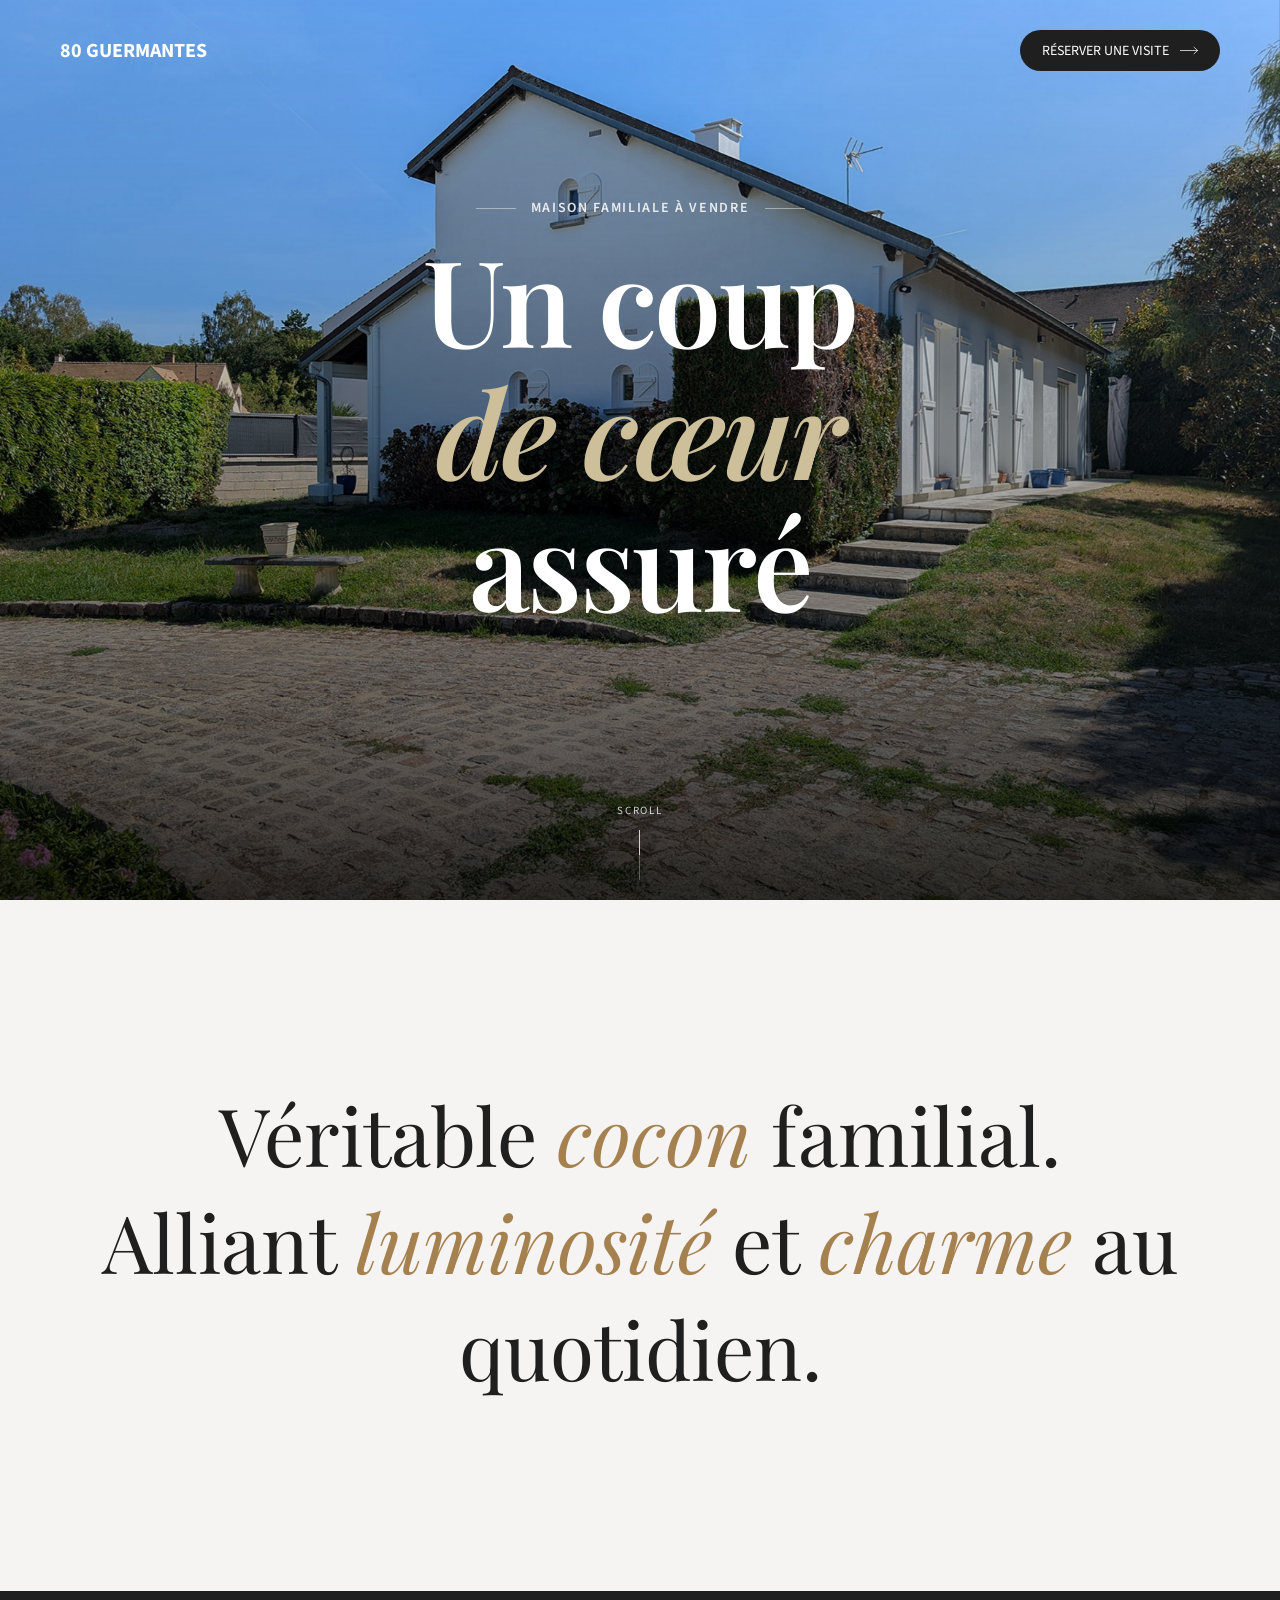
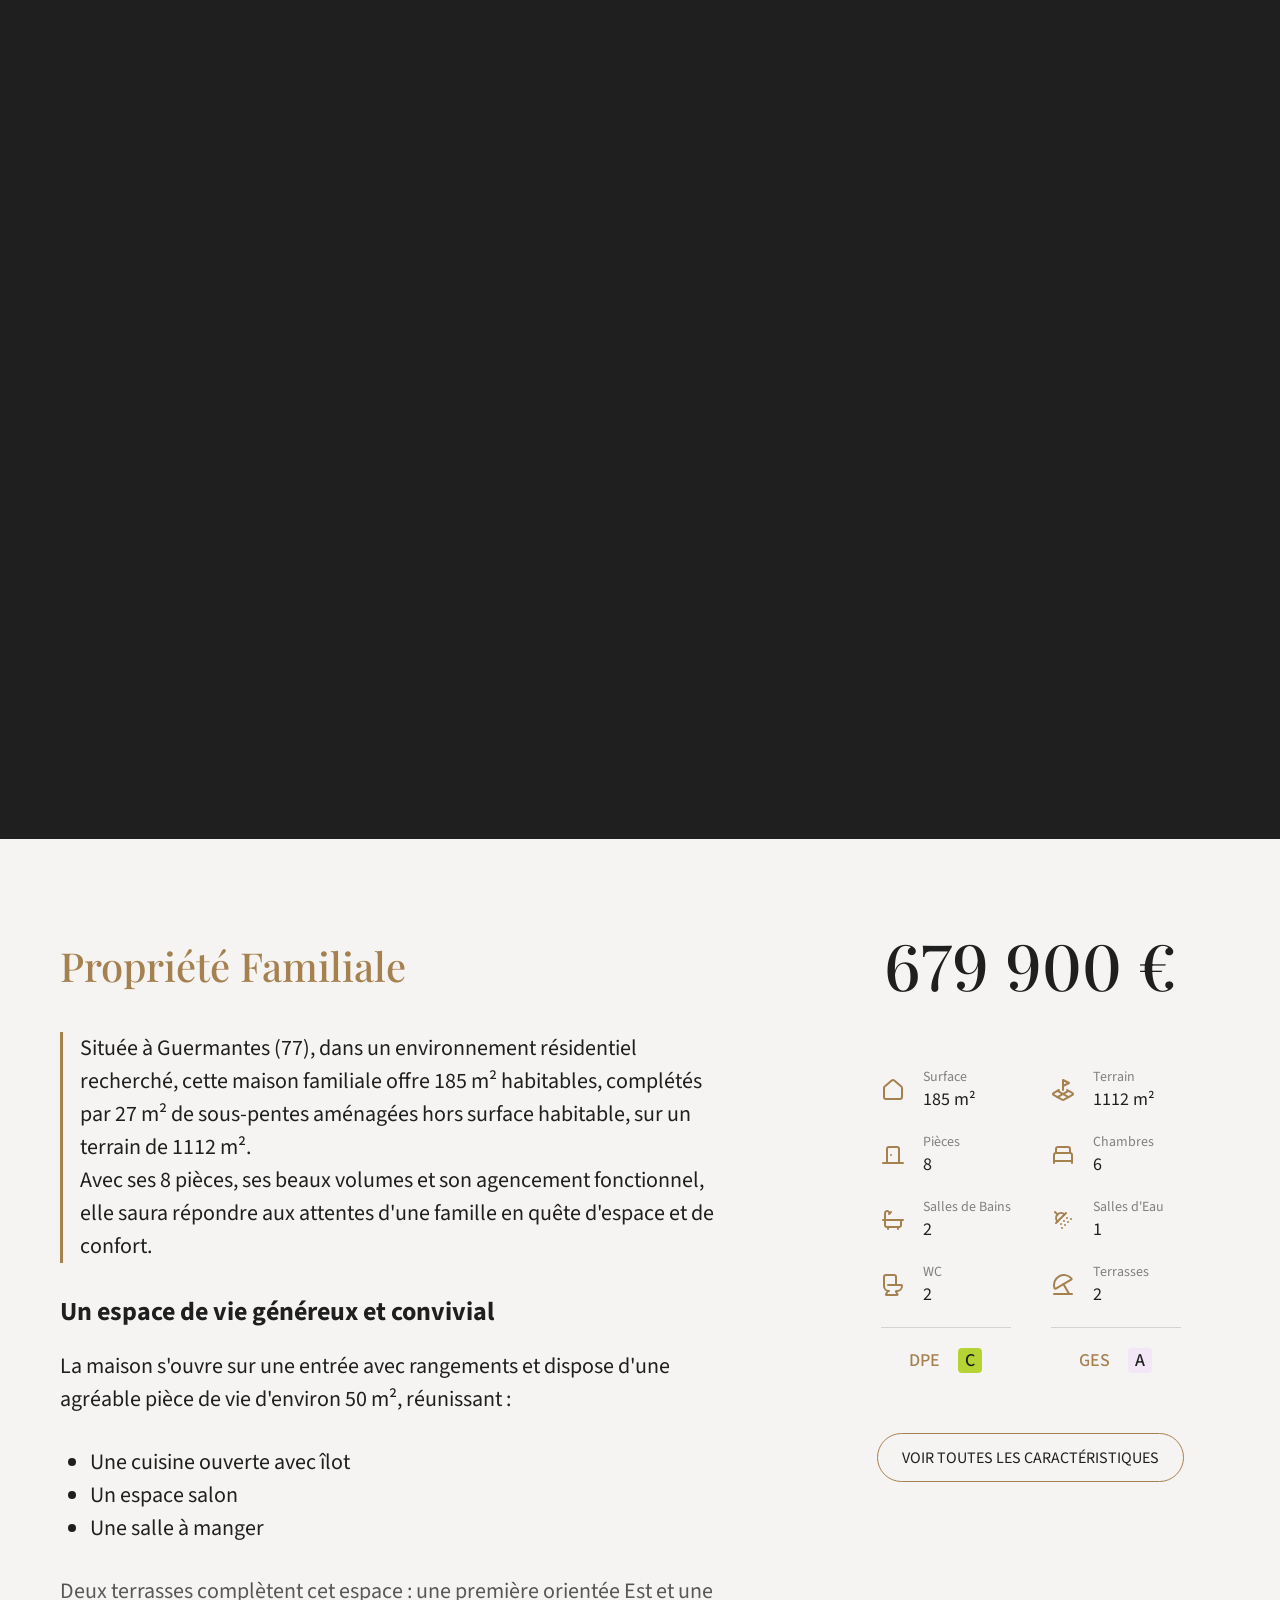
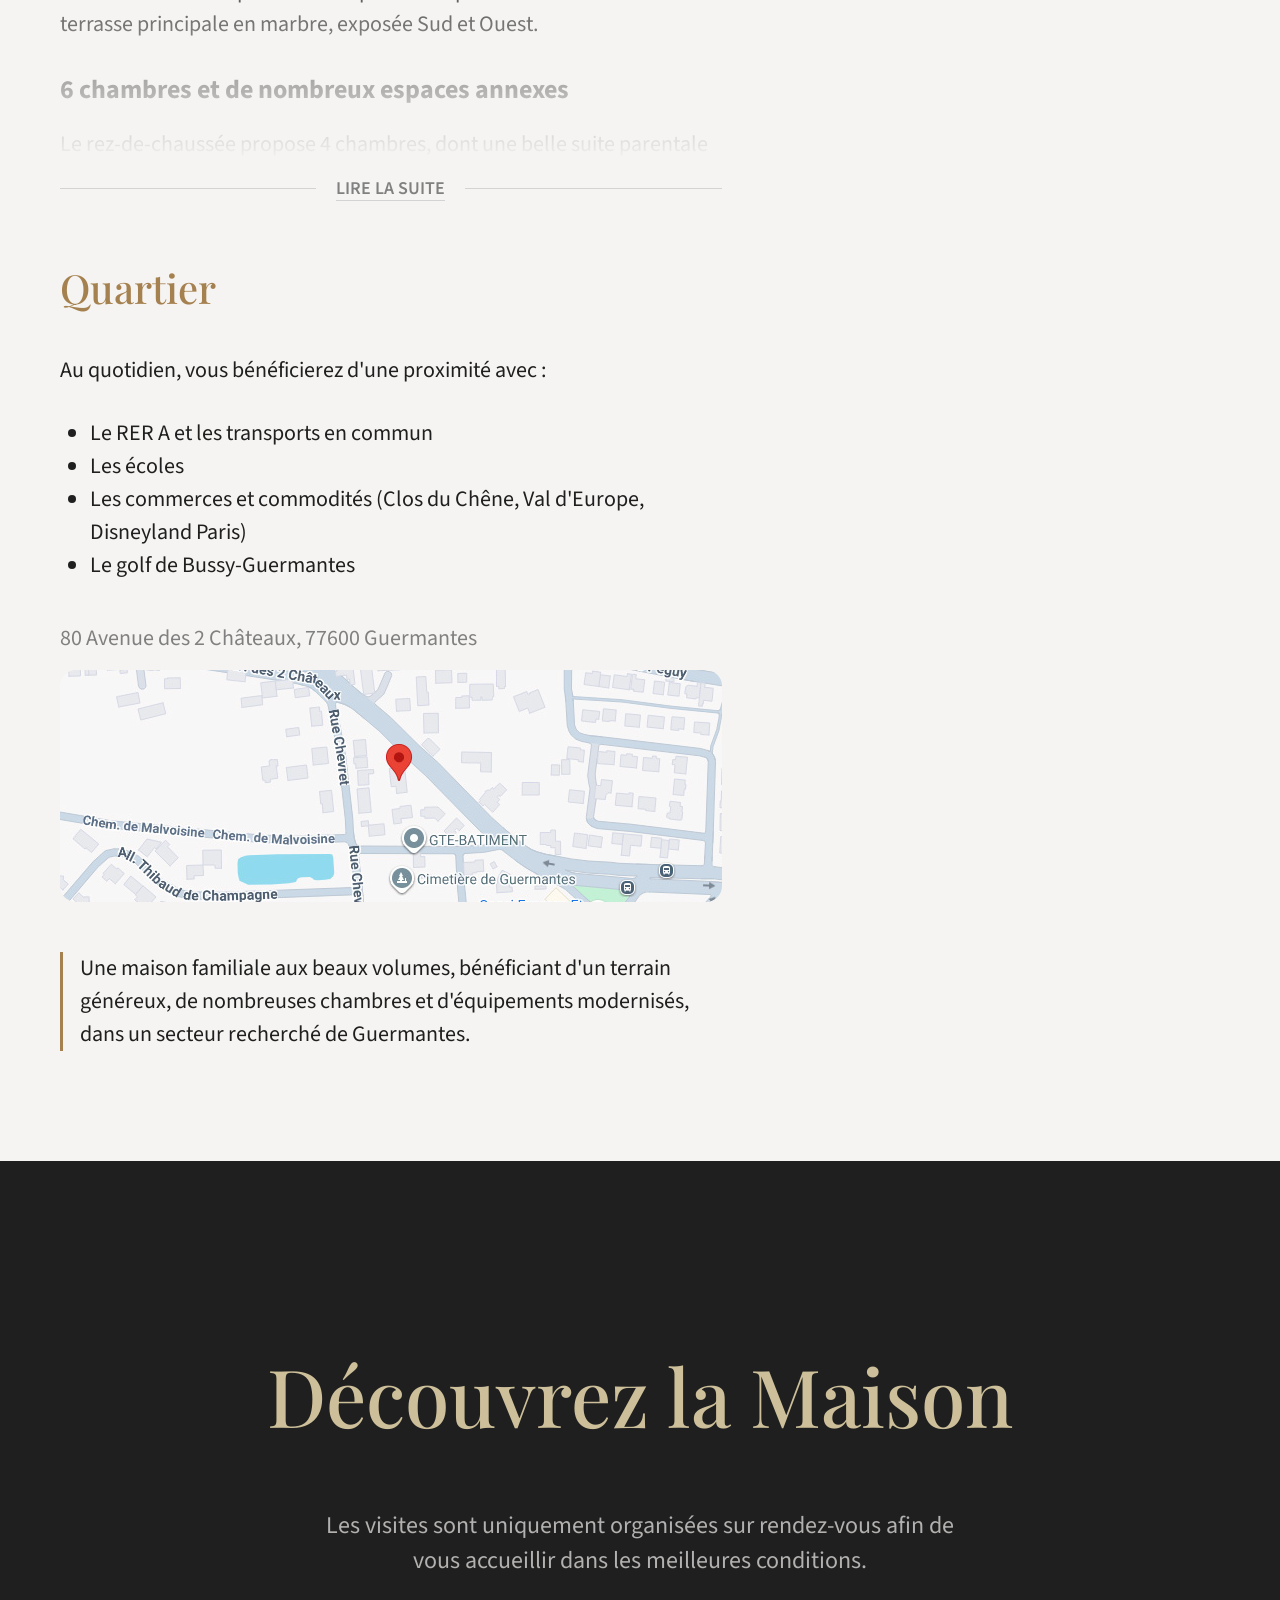
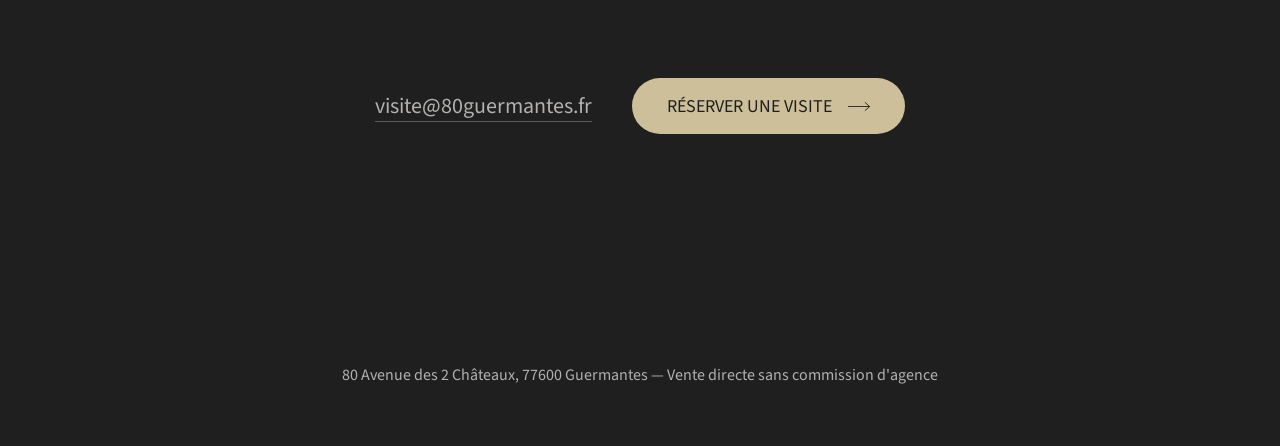
<file: index.html>
<!DOCTYPE html><html lang="fr"><head><meta charset="UTF-8"><meta name="viewport" content="width=device-width, initial-scale=1.0"><meta name="description" content="Maison familiale de 185 m² à vendre à Guermantes : 6 chambres, terrain arboré de 1112 m², terrasses, parking 3 places. Visites sur rendez-vous."><meta property="og:type" content="website"><meta property="og:title" content="Maison à vendre — 80 Guermantes"><meta property="og:description" content="Magnifique maison familiale de 185 m² sur un terrain arboré de 1112 m² à Guermantes."><meta property="og:image" content="https://80guermantes.fr/assets/photo-hero.jpg"><meta name="theme-color" content="#1f1f1f"><link rel="icon" sizes="32x32" href="assets/favicon.ico"><link rel="icon" type="image/svg+xml" sizes="any" href="assets/favicon.svg" ><link rel="apple-touch-icon" sizes="180x180" href="assets/apple-touch-icon.png"><link rel="manifest" href="assets/site.webmanifest"><link rel="canonical" href="https://80guermantes.fr/"><meta property="og:url" content="https://80guermantes.fr/"><meta property="og:locale" content="fr_FR"><meta name="twitter:card" content="summary_large_image"><meta name="twitter:image" content="https://80guermantes.fr/assets/photo-hero.jpg"><link rel="preload" as="font" href="assets/playfair-display.woff2" type="font/woff2" crossorigin><link rel="preload" as="font" href="assets/playfair-display-italic.woff2" type="font/woff2" crossorigin><link rel="preload" as="font" href="assets/source-sans-3.woff2" type="font/woff2" crossorigin><title>Maison à vendre — 80 Guermantes</title> <script type="application/ld+json">
{
  "@context": "https://schema.org",
  "@type": "RealEstateListing",
  "name": "Maison familiale à vendre — 80 Guermantes",
  "description": "Maison familiale de 185 m² à vendre à Guermantes : 6 chambres, 8 pièces, terrain arboré de 1112 m², 2 terrasses, parking 3 places. Visites sur rendez-vous.",
  "url": "https://80guermantes.fr/",
  "image": [
    "https://80guermantes.fr/assets/photo-hero.jpg",
    "https://80guermantes.fr/assets/photo-1.jpg",
    "https://80guermantes.fr/assets/photo-2.jpg",
    "https://80guermantes.fr/assets/photo-3.jpg",
    "https://80guermantes.fr/assets/photo-4.jpg",
    "https://80guermantes.fr/assets/photo-5.jpg",
    "https://80guermantes.fr/assets/photo-6.jpg",
    "https://80guermantes.fr/assets/photo-7.jpg",
    "https://80guermantes.fr/assets/photo-8.jpg",
    "https://80guermantes.fr/assets/photo-9.jpg",
    "https://80guermantes.fr/assets/photo-10.jpg",
    "https://80guermantes.fr/assets/photo-11.jpg",
    "https://80guermantes.fr/assets/photo-12.jpg",
    "https://80guermantes.fr/assets/photo-13.jpg",
    "https://80guermantes.fr/assets/photo-14.jpg",
    "https://80guermantes.fr/assets/photo-15.jpg",
    "https://80guermantes.fr/assets/photo-16.jpg",
    "https://80guermantes.fr/assets/photo-17.jpg"
  ],
  "about": {
    "@type": "SingleFamilyResidence",
    "address": {
      "@type": "PostalAddress",
      "streetAddress": "80 Avenue des 2 Châteaux",
      "addressLocality": "Guermantes",
      "postalCode": "77600",
      "addressCountry": "FR"
    },
    "geo": {
      "@type": "GeoCoordinates",
      "latitude": 48.8532270163669,
      "longitude": 2.7126002261503053
    },
    "floorSize": { "@type": "QuantitativeValue", "value": 185, "unitCode": "MTK" },
    "lotSize": { "@type": "QuantitativeValue", "value": 1112, "unitCode": "MTK" },
    "numberOfRooms": 8,
    "numberOfBedrooms": 6,
    "numberOfBathroomsTotal": 3
  },
  "offers": {
    "@type": "Offer",
    "price": 679900,
    "priceCurrency": "EUR",
    "url": "https://80guermantes.fr/"
  }
}
</script> <script>
  document.documentElement.classList.add('js');
</script> <link rel="stylesheet" href="css/styles.css" /></head><body><svg xmlns="http://www.w3.org/2000/svg" style="display:none" aria-hidden="true"><symbol id="icon-close" viewBox="0 0 24 24"><line x1="18" y1="6" x2="6" y2="18"/><line x1="6" y1="6" x2="18" y2="18"/></symbol><symbol id="icon-chevron-left" viewBox="-2 -2 28 28"><polyline points="15,18 9,12 15,6"/></symbol><symbol id="icon-chevron-right" viewBox="-2 -2 28 28"><polyline points="9,18 15,12 9,6"/></symbol><symbol id="icon-arrow-right" viewBox="0 0 25 10"><path d="M0.5 5L24.5 5"/><path d="M19.5 0.5L24.5 5L19.5 9.5"/></symbol><symbol id="icon-surface" viewBox="0 0 24 24"><path d="M3 10a2 2 0 0 1 .709-1.528l7-6a2 2 0 0 1 2.582 0l7 6A2 2 0 0 1 21 10v9a2 2 0 0 1-2 2H5a2 2 0 0 1-2-2z"/></symbol><symbol id="icon-lot" viewBox="0 0 24 24"><path d="m12 8 6-3-6-3v10"/><path d="m8 11.99-5.5 3.14a1 1 0 0 0 0 1.74l8.5 4.86a2 2 0 0 0 2 0l8.5-4.86a1 1 0 0 0 0-1.74L16 12"/><path d="m6.49 12.85 11.02 6.3"/><path d="M17.51 12.85 6.5 19.15"/></symbol><symbol id="icon-rooms" viewBox="0 0 24 24"><path d="M10 12h.01"/><path d="M18 20V6a2 2 0 0 0-2-2H8a2 2 0 0 0-2 2v14"/><path d="M2 20h20"/></symbol><symbol id="icon-bedrooms" viewBox="0 0 24 24"><path d="M3 20v-8a2 2 0 0 1 2-2h14a2 2 0 0 1 2 2v8"/><path d="M5 10V6a2 2 0 0 1 2-2h10a2 2 0 0 1 2 2v4"/><path d="M3 18h18"/></symbol><symbol id="icon-baths" viewBox="0 0 24 24"><path d="M10 4 8 6"/><path d="M17 19v2"/><path d="M2 12h20"/><path d="M7 19v2"/><path d="M9 5 7.621 3.621A2.121 2.121 0 0 0 4 5v12a2 2 0 0 0 2 2h12a2 2 0 0 0 2-2v-5"/></symbol><symbol id="icon-shower" viewBox="0 0 24 24"><path d="m4 4 2.5 2.5"/><path d="M13.5 6.5a4.95 4.95 0 0 0-7 7"/><path d="M15 5 5 15"/><path d="M14 17v.01"/><path d="M10 16v.01"/><path d="M13 13v.01"/><path d="M16 10v.01"/><path d="M11 20v.01"/><path d="M17 14v.01"/><path d="M20 11v.01"/></symbol><symbol id="icon-wc" viewBox="0 0 24 24"><path d="M7 12h13a1 1 0 0 1 1 1 5 5 0 0 1-5 5h-.598a.5.5 0 0 0-.424.765l1.544 2.47a.5.5 0 0 1-.424.765H5.402a.5.5 0 0 1-.424-.765L7 18"/><path d="M8 18a5 5 0 0 1-5-5V4a2 2 0 0 1 2-2h8a2 2 0 0 1 2 2v8"/></symbol><symbol id="icon-terraces" viewBox="0 0 24 24"><path d="M12.5 11.134 18.196 21"/><path d="M20.425 5.299a10 10 0 0 0-16.941 9.78c.183.563.843.774 1.355.478L20.16 6.711c.512-.296.66-.973.264-1.413"/><path d="M21 21H3"/></symbol></svg><div class="page-intro-curtain" aria-hidden="true"></div><header><div class="hero"><img class="hero-bg" src="assets/photo-hero.jpg" srcset="assets/photo-hero-800.jpg 800w, assets/photo-hero-1200.jpg 1200w, assets/photo-hero-1800.jpg 1800w" sizes="100vw" fetchpriority="high" decoding="async" alt=""><div class="hero-overlay"></div><div class="hero-inner"><nav><div class="nav-item-mask"><div class="logo nav-item--animated"><span class="desktop">80 GUERMANTES</span><span class="mobile">80 G.</span></div></div><div class="nav-item-mask"><a href="mailto:visite@80guermantes.fr?subject=R%C3%A9server%20une%20visite" class="btn-primary nav-item--animated"><div class="btn-effect"><span class="btn-effect-text"><span class="btn-label"> Réserver une visite <svg width="18" height="19" aria-hidden="true" fill="none" stroke="currentColor" stroke-linecap="round" stroke-linejoin="bevel"><use href="#icon-arrow-right"/></svg></span><span class="btn-label btn-label-clone" aria-hidden="true"> Réserver une visite <svg width="18" height="19" aria-hidden="true" fill="none" stroke="currentColor" stroke-linecap="round" stroke-linejoin="bevel"><use href="#icon-arrow-right"/></svg></span></span></div></a></div></nav><div class="hero-content"><h1 class="hero-kicker hero-kicker--animated"><span><span class="kicker-line" aria-hidden="true"></span>Maison familiale à vendre<span class="kicker-line" aria-hidden="true"></span></span></h1><div class="hero-title"><span class="hero-title-line"><span>Un coup</span></span><span class="hero-title-line"><span>de cœur</span></span><span class="hero-title-line"><span>assuré</span></span></div></div><div class="hero-scroll-indicator-mask"><div class="hero-scroll-indicator hero-scroll-indicator--animated" id="heroScrollIndicator" aria-hidden="true"><span>Scroll</span><div class="scroll-line"><div class="scroll-gauge"></div></div></div></div></div></div></header><main><section class="hero-transition"><div class="container"><h2 class="hero-transition-title"><span class="hero-transition-title-line"><span>Véritable <span class="hero-transition-title-highlight">cocon</span> familial.</span></span><span class="hero-transition-title-line"><span>Alliant <span class="hero-transition-title-highlight">luminosité</span> et <span class="hero-transition-title-highlight">charme</span> au quotidien.</span></span></h2></div></section><section class="gallery" aria-label="Aperçu des photos"><div class="container"><div class="grid-container"><button type="button" class="photo-1 photo-frame" data-lightbox-index="0" style="--reveal-color:#c3c5c2;" aria-haspopup="dialog" aria-controls="lightbox" aria-expanded="false" aria-label="Voir la photo 1"><span class="photo-clip"><span class="reveal-curtain"></span><img class="reveal-image" src="assets/photo-1.jpg" srcset="assets/photo-1-480.jpg 480w, assets/photo-1-800.jpg 800w, assets/photo-1-1200.jpg 1200w" sizes="(max-width: 768px) 100vw, 50vw" width="1280" height="1700" loading="lazy" decoding="async" alt="Entrée"></span></button><button type="button" class="photo-2 photo-frame" data-lightbox-index="1" style="--reveal-color:#969aa3;" aria-haspopup="dialog" aria-controls="lightbox" aria-expanded="false" aria-label="Voir la photo 2"><span class="photo-clip"><span class="reveal-curtain"></span><img class="reveal-image" src="assets/photo-2.jpg" srcset="assets/photo-2-480.jpg 480w, assets/photo-2-800.jpg 800w, assets/photo-2-1200.jpg 1200w" sizes="(max-width: 768px) 100vw, 50vw" width="1280" height="964" loading="lazy" decoding="async" alt="Salon"></span></button><button type="button" class="photo-3 photo-frame" data-lightbox-index="2" style="--reveal-color:#a7a6a2;" aria-haspopup="dialog" aria-controls="lightbox" aria-expanded="false" aria-label="Voir la photo 3"><span class="photo-clip"><span class="reveal-curtain"></span><img class="reveal-image" src="assets/photo-3.jpg" srcset="assets/photo-3-480.jpg 480w, assets/photo-3-800.jpg 800w, assets/photo-3-1200.jpg 1200w" sizes="(max-width: 768px) 100vw, 50vw" width="1280" height="964" loading="lazy" decoding="async" alt="Cuisine"></span></button><button type="button" class="photo-4 photo-frame" data-lightbox-index="3" style="--reveal-color:#595951;" aria-haspopup="dialog" aria-controls="lightbox" aria-expanded="false" aria-label="Voir la photo 4"><span class="photo-clip"><span class="reveal-curtain"></span><img class="reveal-image" src="assets/photo-4.jpg" srcset="assets/photo-4-480.jpg 480w, assets/photo-4-800.jpg 800w, assets/photo-4-1200.jpg 1200w" sizes="(max-width: 768px) 100vw, 50vw" width="1280" height="964" loading="lazy" decoding="async" alt="Salle à Manger"><span class="more-photos"><span>+ 13</span></span></span></button></div></div></section><section class="info"><div class="container"><div class="grid-container"><div class="description"><div class="description-block1 is-collapsed" id="descriptionText"><div class="description-property"><h3>Propriété Familiale</h3><div class="description-body" id="descriptionBody"><p class="description-intro">Située à Guermantes (77), dans un environnement résidentiel recherché, cette maison familiale offre 185 m² habitables, complétés par 27 m² de sous-pentes aménagées hors surface habitable, sur un terrain de 1112 m².<br> Avec ses 8 pièces, ses beaux volumes et son agencement fonctionnel, elle saura répondre aux attentes d'une famille en quête d'espace et de confort.</p><h4>Un espace de vie généreux et convivial</h4><p class="description-h4">La maison s'ouvre sur une entrée avec rangements et dispose d'une agréable pièce de vie d'environ 50 m², réunissant :</p><ul><li>Une cuisine ouverte avec îlot</li><li>Un espace salon</li><li>Une salle à manger</li></ul><p class="description-h4">Deux terrasses complètent cet espace : une première orientée Est et une terrasse principale en marbre, exposée Sud et Ouest.</p><h4>6 chambres et de nombreux espaces annexes</h4><p class="description-h4">Le rez-de-chaussée propose 4 chambres, dont une belle suite parentale avec salle de bains privative, ainsi qu'une salle d'eau et un WC indépendant.<br> Un grand cellier avec accès direct à l'extérieur, un local technique comprenant notamment le chauffe-eau et les arrivées d'eau, ainsi qu'une cave de 7 m² complètent ce niveau.</p><p class="description-h4">À l'étage, vous trouverez 2 chambres supplémentaires, une salle de bains et une mezzanine, offrant un espace polyvalent pouvant être aménagé en bureau, espace de jeux, coin lecture ou chambre d'appoint.<br> Les 27 m² de sous-pentes aménagées, non comptabilisés dans la surface habitable, apportent également un potentiel d'utilisation et de rangement supplémentaire.</p><h4>Une maison techniquement bien équipée</h4><p class="description-h4">Le chauffage est assuré par une pompe à chaleur réversible (chauffage et climatisation) complétée par un poêle à bois.<br> L'électricité, la plomberie et les réseaux télécom ont été entièrement refaits.<br> DPE : C<br> GES : A</p><h4>Extérieurs et stationnement</h4><p class="description-h4">Implantée sur une parcelle de 1 112 m², la propriété bénéficie d'un bel espace extérieur et de 3 places de parking.</p></div></div><button class="description-toggle animated-btn" type="button" aria-expanded="false" aria-controls="descriptionBody"><span>LIRE LA SUITE</span></button></div><h3 class="description-h3-edit">Quartier</h3><p class="description-h4-edit">Au quotidien, vous bénéficierez d'une proximité avec :</p><ul><li>Le RER A et les transports en commun</li><li>Les écoles</li><li>Les commerces et commodités (Clos du Chêne, Val d'Europe, Disneyland Paris)</li><li>Le golf de Bussy-Guermantes</li></ul><address class="description-address">80 Avenue des 2 Châteaux, 77600 Guermantes</address><button type="button" class="description-map" id="mapTrigger" aria-haspopup="dialog" aria-controls="mapModal" aria-expanded="false" aria-label="Ouvrir la carte de localisation"><img src="assets/map.jpg" alt="" loading="lazy" decoding="async"/></button><p class="description-outro">Une maison familiale aux beaux volumes, bénéficiant d'un terrain généreux, de nombreuses chambres et d'équipements modernisés, dans un secteur recherché de Guermantes.</p></div><div class="features"><div class="features-price">679&nbsp;900&nbsp;€</div><div class="features-meta"><div class="field"><svg width="24" height="24" aria-hidden="true" fill="none" stroke="currentColor" stroke-width="2" stroke-linecap="round" stroke-linejoin="round"><use href="#icon-surface"/></svg><div><span class="label">Surface</span><span class="value">185&nbsp;m²</span></div></div><div class="field"><svg width="24" height="24" aria-hidden="true" fill="none" stroke="currentColor" stroke-width="2" stroke-linecap="round" stroke-linejoin="round"><use href="#icon-lot"/></svg><div><span class="label">Terrain</span><span class="value">1112&nbsp;m²</span></div></div><div class="field"><svg width="24" height="24" aria-hidden="true" fill="none" stroke="currentColor" stroke-width="2" stroke-linecap="round" stroke-linejoin="round"><use href="#icon-rooms"/></svg><div><span class="label">Pièces</span><span class="value">8</span></div></div><div class="field"><svg width="24" height="24" aria-hidden="true" fill="none" stroke="currentColor" stroke-width="2" stroke-linecap="round" stroke-linejoin="round"><use href="#icon-bedrooms"/></svg><div><span class="label">Chambres</span><span class="value">6</span></div></div><div class="field"><svg width="24" height="24" aria-hidden="true" fill="none" stroke="currentColor" stroke-width="2" stroke-linecap="round" stroke-linejoin="round"><use href="#icon-baths"/></svg><div><span class="label">Salles de Bains</span><span class="value">2</span></div></div><div class="field"><svg width="24" height="24" aria-hidden="true" fill="none" stroke="currentColor" stroke-width="2" stroke-linecap="round" stroke-linejoin="round"><use href="#icon-shower"/></svg><div><span class="label">Salles d'Eau</span><span class="value">1</span></div></div><div class="field"><svg width="24" height="24" aria-hidden="true" fill="none" stroke="currentColor" stroke-width="2" stroke-linecap="round" stroke-linejoin="round"><use href="#icon-wc"/></svg><div><span class="label">WC</span><span class="value">2</span></div></div><div class="field"><svg width="24" height="24" aria-hidden="true" fill="none" stroke="currentColor" stroke-width="2" stroke-linecap="round" stroke-linejoin="round"><use href="#icon-terraces"/></svg><div><span class="label">Terrasses</span><span class="value">2</span></div></div><div class="field dpe">DPE <div><span class="value">C</span></div></div><div class="field ges">GES <div><span class="value">A</span></div></div></div><div class="button-features"><button type="button" class="btn-tertiary" id="featuresTrigger" aria-haspopup="dialog" aria-controls="featuresModal" aria-expanded="false"><span class="btn-effect"><span class="btn-effect-text"><span class="btn-label"> Voir toutes les caractéristiques </span><span class="btn-label btn-label-clone" aria-hidden="true"> Voir toutes les caractéristiques </span></span></span></button></div></div></div></div></section></main><footer class="contact"><div class="container"><div class="contact-row"><h2>Découvrez la Maison</h2><p>Les visites sont uniquement organisées sur rendez-vous afin de vous accueillir dans les meilleures conditions.</p><div class="mails"><a href="mailto:visite@80guermantes.fr?subject=Maison%20-%2080%20Guermantes" class="animated-a">visite@80guermantes.fr</a><a href="mailto:visite@80guermantes.fr?subject=R%C3%A9server%20une%20visite" class="btn-secondary"><div class="btn-effect"><span class="btn-effect-text"><span class="btn-label"> Réserver une visite <svg width="22" height="23" aria-hidden="true" fill="none" stroke="currentColor" stroke-linecap="round" stroke-linejoin="bevel"><use href="#icon-arrow-right"/></svg></span><span class="btn-label btn-label-clone" aria-hidden="true"> Réserver une visite <svg width="22" height="23" aria-hidden="true" fill="none" stroke="currentColor" stroke-linecap="round" stroke-linejoin="bevel"><use href="#icon-arrow-right"/></svg></span></span></div></a></div></div><div class="credits">80 Avenue des 2 Châteaux, 77600 Guermantes — Vente directe sans commission d'agence</div></div></footer><div class="lightbox-overlay" id="lightbox" role="dialog" aria-modal="true" aria-label="Galerie photos"><div class="lightbox-stage"><div class="lightbox-counter" id="lightboxCounter" aria-live="polite"></div><button type="button" class="lb-btn lightbox-close" data-lightbox-action="close" aria-label="Fermer"><span class="icon-effect" aria-hidden="true"><svg class="icon-current" width="18" height="18" fill="none" stroke="currentColor" stroke-width="2.5" stroke-linecap="round" stroke-linejoin="round"><use href="#icon-close"/></svg><svg class="icon-next" width="18" height="18" fill="none" stroke="currentColor" stroke-width="2.5" stroke-linecap="round" stroke-linejoin="round"><use href="#icon-close"/></svg></span></button><button type="button" class="lb-btn lightbox-arrow prev" data-lightbox-action="previous" aria-label="Précédent"><span class="icon-effect-h left" aria-hidden="true"><svg class="icon-current" width="24" height="24" fill="none" stroke="currentColor" stroke-width="2.5" stroke-linecap="round" stroke-linejoin="round"><use href="#icon-chevron-left"/></svg><svg class="icon-next" width="24" height="24" fill="none" stroke="currentColor" stroke-width="2.5" stroke-linecap="round" stroke-linejoin="round"><use href="#icon-chevron-left"/></svg></span></button><div class="lightbox-img-wrap" id="lightboxWrap"><div class="lightbox-rail" id="lightboxRail"></div></div><button type="button" class="lb-btn lightbox-arrow next" data-lightbox-action="next" aria-label="Suivant"><span class="icon-effect-h right" aria-hidden="true"><svg class="icon-current" width="24" height="24" fill="none" stroke="currentColor" stroke-width="2.5" stroke-linecap="round" stroke-linejoin="round"><use href="#icon-chevron-right"/></svg><svg class="icon-next" width="24" height="24" fill="none" stroke="currentColor" stroke-width="2.5" stroke-linecap="round" stroke-linejoin="round"><use href="#icon-chevron-right"/></svg></span></button></div><div class="lightbox-thumbs-outer"><div class="lightbox-thumbs" id="lightboxThumbs"></div></div></div><div class="features-modal" id="featuresModal" role="dialog" aria-modal="true" aria-label="Caractéristiques du bien"><div class="features-modal-content"><div class="features-modal-header"><button type="button" class="lb-btn features-modal-close" id="featuresModalClose" aria-label="Fermer les caractéristiques"><span class="icon-effect" aria-hidden="true"><svg class="icon-current" width="18" height="18" fill="none" stroke="currentColor" stroke-width="2.5" stroke-linecap="round" stroke-linejoin="round"><use href="#icon-close"/></svg><svg class="icon-next" width="18" height="18" fill="none" stroke="currentColor" stroke-width="2.5" stroke-linecap="round" stroke-linejoin="round"><use href="#icon-close"/></svg></span></button></div><div class="features-modal-body"><h3 class="features-modal-section-title">Informations Générales</h3><div class="features-modal-list"><div class="features-modal-item"><svg width="24" height="24" aria-hidden="true" fill="none" stroke="currentColor" stroke-width="2" stroke-linecap="round" stroke-linejoin="round"><use href="#icon-surface"/></svg><span>Surface habitable de 185 m²</span></div><div class="features-modal-item"><svg width="24" height="24" aria-hidden="true" viewBox="0 0 24 24" fill="none" stroke="currentColor" stroke-width="2" stroke-linecap="round" stroke-linejoin="round"><path d="M12.35 21H5a2 2 0 0 1-2-2v-9a2 2 0 0 1 .71-1.53l7-6a2 2 0 0 1 2.58 0l7 6A2 2 0 0 1 21 10v2.35"/><path d="M14.8 12.4A1 1 0 0 0 14 12h-4a1 1 0 0 0-1 1v8"/><path d="M15 18h6"/><path d="M18 15v6"/></svg><span>Sous-pentes aménagées de 27 m² (hors surface habitable)</span></div><div class="features-modal-item"><svg width="24" height="24" aria-hidden="true" viewBox="0 0 24 24" fill="none" stroke="currentColor" stroke-width="2" stroke-linecap="round" stroke-linejoin="round"><path d="M14.7 6.3a1 1 0 0 0 0 1.4l1.6 1.6a1 1 0 0 0 1.4 0l3.106-3.105c.32-.322.863-.22.983.218a6 6 0 0 1-8.259 7.057l-7.91 7.91a1 1 0 0 1-2.999-3l7.91-7.91a6 6 0 0 1 7.057-8.259c.438.12.54.662.219.984z"/></svg><span>Local technique de 2 m² (chauffe-eau, arrivées d'eau)</span></div><div class="features-modal-item"><svg width="24" height="24" aria-hidden="true" viewBox="0 0 24 24" fill="none" stroke="currentColor" stroke-width="2" stroke-linecap="round" stroke-linejoin="round"><path d="M18 17.5a2.5 2.5 0 1 1-4 2.03V12"/><path d="M6 12H4a2 2 0 0 1-2-2V5a2 2 0 0 1 2-2h16a2 2 0 0 1 2 2v5a2 2 0 0 1-2 2h-2"/><path d="M6 8h12"/><path d="M6.6 15.572A2 2 0 1 0 10 17v-5"/></svg><span>Pompe à chaleur réversible</span></div><div class="features-modal-item"><svg width="24" height="24" aria-hidden="true" viewBox="0 0 24 24" fill="none" stroke="currentColor" stroke-width="2" stroke-linecap="round" stroke-linejoin="round"><path d="M11 8c2-3-2-3 0-6"/><path d="M15.5 8c2-3-2-3 0-6"/><path d="M6 10h.01"/><path d="M6 14h.01"/><path d="M10 16v-4"/><path d="M14 16v-4"/><path d="M18 16v-4"/><path d="M20 6a2 2 0 0 1 2 2v10a2 2 0 0 1-2 2H4a2 2 0 0 1-2-2V8a2 2 0 0 1 2-2h3"/><path d="M5 20v2"/><path d="M19 20v2"/></svg><span>Poêle à bois</span></div></div><h3 class="features-modal-section-title">Intérieur</h3><div class="features-modal-list"><div class="features-modal-item"><svg width="24" height="24" aria-hidden="true" fill="none" stroke="currentColor" stroke-width="2" stroke-linecap="round" stroke-linejoin="round"><use href="#icon-rooms"/></svg><span>8 Pièces</span></div><div class="features-modal-item"><svg width="24" height="24" aria-hidden="true" fill="none" stroke="currentColor" stroke-width="2" stroke-linecap="round" stroke-linejoin="round"><use href="#icon-bedrooms"/></svg><span>6 Chambres</span></div><div class="features-modal-item"><svg width="24" height="24" aria-hidden="true" viewBox="0 0 24 24" fill="none" stroke="currentColor" stroke-width="2" stroke-linecap="round" stroke-linejoin="round"><path d="M5 6a4 4 0 0 1 4-4h6a4 4 0 0 1 4 4v14a2 2 0 0 1-2 2H7a2 2 0 0 1-2-2V6Z"/><path d="M5 10h14"/><path d="M15 7v6"/></svg><span>Cuisine ouverte avec îlot</span></div><div class="features-modal-item"><svg width="24" height="24" aria-hidden="true" fill="none" stroke="currentColor" stroke-width="2" stroke-linecap="round" stroke-linejoin="round"><use href="#icon-baths"/></svg><span>2 Salles de bains dont 1 parentale</span></div><div class="features-modal-item"><svg width="24" height="24" aria-hidden="true" fill="none" stroke="currentColor" stroke-width="2" stroke-linecap="round" stroke-linejoin="round"><use href="#icon-shower"/></svg><span>1 Salle d'eau</span></div><div class="features-modal-item"><svg width="24" height="24" aria-hidden="true" fill="none" stroke="currentColor" stroke-width="2" stroke-linecap="round" stroke-linejoin="round"><use href="#icon-wc"/></svg><span>2 WC</span></div><div class="features-modal-item"><svg width="24" height="24" aria-hidden="true" viewBox="0 0 24 24" fill="none" stroke="currentColor" stroke-width="2" stroke-linecap="round" stroke-linejoin="round"><path d="M13 13.74a2 2 0 0 1-2 0L2.5 8.87a1 1 0 0 1 0-1.74L11 2.26a2 2 0 0 1 2 0l8.5 4.87a1 1 0 0 1 0 1.74z"/><path d="m20 14.285 1.5.845a1 1 0 0 1 0 1.74L13 21.74a2 2 0 0 1-2 0l-8.5-4.87a1 1 0 0 1 0-1.74l1.5-.845"/></svg><span>Mezzanine</span></div><div class="features-modal-item"><svg width="24" height="24" aria-hidden="true" viewBox="0 0 24 24" fill="none" stroke="currentColor" stroke-width="2" stroke-linecap="round" stroke-linejoin="round"><path d="M12 12V9a1 1 0 0 0-1-1H9a1 1 0 0 0-1 1v3"/><path d="M16 20v-3a1 1 0 0 0-1-1h-2a1 1 0 0 0-1 1v3"/><path d="M20 22V2"/><path d="M4 12h16"/><path d="M4 20h16"/><path d="M4 2v20"/><path d="M4 4h16"/></svg><span>Cellier avec accès extérieur</span></div><div class="features-modal-item"><svg width="24" height="24" aria-hidden="true" viewBox="0 0 24 24" fill="none" stroke="currentColor" stroke-width="2" stroke-linecap="round" stroke-linejoin="round"><path d="M10 3a1 1 0 0 1 1-1h2a1 1 0 0 1 1 1v2a6 6 0 0 0 1.2 3.6l.6.8A6 6 0 0 1 17 13v8a1 1 0 0 1-1 1H8a1 1 0 0 1-1-1v-8a6 6 0 0 1 1.2-3.6l.6-.8A6 6 0 0 0 10 5z"/><path d="M17 13h-4a1 1 0 0 0-1 1v3a1 1 0 0 0 1 1h4"/></svg><span>Cave de 7 m²</span></div></div><h3 class="features-modal-section-title">Extérieur</h3><div class="features-modal-list"><div class="features-modal-item"><svg width="24" height="24" aria-hidden="true" fill="none" stroke="currentColor" stroke-width="2" stroke-linecap="round" stroke-linejoin="round"><use href="#icon-lot"/></svg><span>Terrain de 1112 m²</span></div><div class="features-modal-item"><svg width="24" height="24" aria-hidden="true" fill="none" stroke="currentColor" stroke-width="2" stroke-linecap="round" stroke-linejoin="round"><use href="#icon-terraces"/></svg><span>2 Terrasses (Est et Sud-Ouest)</span></div><div class="features-modal-item"><svg width="24" height="24" aria-hidden="true" viewBox="0 0 24 24" fill="none" stroke="currentColor" stroke-width="2" stroke-linecap="round" stroke-linejoin="round"><circle cx="12" cy="12" r="10"/><path d="M9 17V7h4a3 3 0 0 1 0 6H9"/></svg><span>3 Places de parking</span></div></div></div></div></div><div class="map-modal" id="mapModal" role="dialog" aria-modal="true" aria-label="Carte de localisation du bien"><div class="map-modal-content"><button type="button" class="lb-btn map-modal-close" id="mapModalClose" aria-label="Fermer la carte"><span class="icon-effect" aria-hidden="true"><svg class="icon-current" width="18" height="18" fill="none" stroke="currentColor" stroke-width="2.5" stroke-linecap="round" stroke-linejoin="round"><use href="#icon-close"/></svg><svg class="icon-next" width="18" height="18" fill="none" stroke="currentColor" stroke-width="2.5" stroke-linecap="round" stroke-linejoin="round"><use href="#icon-close"/></svg></span></button><iframe id="mapIframe" tabindex="-1" title="Carte de localisation du bien — Guermantes" data-src="https://www.google.com/maps/embed?pb=!1m18!1m12!1m3!1d2625.260769597118!2d2.70993947492756!3d48.85323760556892!2m3!1f0!2f0!3f0!3m2!1i1024!2i768!4f13.1!3m3!1m2!1s0x47e61b4e9e02a95f%3A0xbec32fda17af873e!2s80%20Av.%20des%202%20Ch%C3%A2teaux%2C%2077600%20Guermantes!5e0!3m2!1sfr!2sfr!4v1788801175983!5m2!1sfr!2sfr" referrerpolicy="strict-origin-when-cross-origin" allowfullscreen></iframe></div></div> <script src="js/script.js"></script> </body></html>
</file>
<file: css/styles.css>
:root{--font-heading:'Playfair Display',Georgia,'Times New Roman',Times,serif;--font-body:'Source Sans 3',Arial,Helvetica,sans-serif;--max-content-width:1280px;--image-text:#fff;--image-text-muted:#d3d3d3;--image-text-highlight:#ccbf99;--image-btn-bg:#1f1f1f;--image-btn-text:#fff;--light-section:#f5f4f2;--light-text:#1f1f1f;--light-text-muted:#808080;--light-text-highlight:#a68150;--light-hr:#d3d3d3;--light-btn-bg:transparent;--light-btn-text:#1f1f1f;--light-map-btn-bg:#f5f4f2;--dark-section:#1f1f1f;--dark-text:#f5f4f2;--dark-text-muted:#b3b1af;--dark-text-highlight:#ccbf99;--dark-link-line:#595958;--dark-btn-bg:#ccbf99;--dark-btn-text:#1f1f1f;--lb-overlay:#1f1f1f;--lb-text:#a5a4a2;--lb-btn-bg:rgba(30,30,30,0.6);--lb-scrollbar:#6a6a6a}*,*::before,*::after{margin:0;padding:0;box-sizing:border-box}img{display:block;max-width:100%;height:auto}button{cursor:pointer;background:none;border:none;font:inherit;color:inherit;-webkit-tap-highlight-color:transparent}a{color:inherit;text-decoration:none;-webkit-tap-highlight-color:transparent}@font-face{font-family:'Playfair Display';src:url('../assets/playfair-display.woff2') format('woff2');font-weight:300 700;font-style:normal;font-display:swap}@font-face{font-family:'Playfair Display';src:url('../assets/playfair-display-italic.woff2') format('woff2');font-weight:300 700;font-style:italic;font-display:swap}@font-face{font-family:'Source Sans 3';src:url('../assets/source-sans-3.woff2') format('woff2');font-weight:100 900;font-style:normal;font-display:swap}body{font-family:var(--font-body);color:var(--light-text);overflow-x:clip;background-color:var(--dark-section)}.hero{position:relative;width:100%;min-height:100vh;min-height:100dvh;color:var(--image-text);display:flex;flex-direction:column;padding:30px 60px;overflow:hidden}@media (max-width:768px){.hero{min-height:100svh;padding:20px 25px}}.hero-bg{position:absolute;top:-5%;left:0;width:100%;height:110%;object-fit:cover;object-position:center;z-index:0;transform:translateY(0)}@media (max-width:768px){.hero-bg{top:0;height:100%}}.hero-overlay{position:absolute;z-index:1;inset:0;background:linear-gradient(to bottom,rgba(0,0,0,0) 0%,rgba(0,0,0,0.15) 25%,rgba(0,0,0,0.3) 50%,rgba(0,0,0,0.5) 75%,rgba(0,0,0,0.8) 100%)}.hero nav{position:relative;z-index:2}.hero-inner{position:relative;z-index:2;width:100%;max-width:var(--max-content-width);margin:0 auto;height:100%;display:flex;flex-direction:column;flex:1}nav{display:flex;justify-content:space-between;align-items:center;gap:20px}.nav-item-mask{overflow:hidden}.js .nav-item--animated{transform:translateY(110%);opacity:0}.js .nav-item--animated.is-revealed{animation:heroNavReveal 700ms cubic-bezier(0.16,1,0.3,1) forwards}@keyframes heroNavReveal{to{transform:translateY(0);opacity:1}}.logo .desktop{font-size:20px;font-weight:700}.logo .mobile{font-size:20px;font-weight:700;display:none}@media (max-width:420px){.logo .desktop{display:none}.logo .mobile{display:block}}.btn-primary{background:var(--image-btn-bg);color:var(--image-btn-text);border-radius:100px;font-size:14px;font-weight:400;padding:11px 22px 10px 22px;display:flex;text-transform:uppercase}.btn-secondary{background:var(--dark-btn-bg);color:var(--dark-btn-text);border-radius:100px;font-size:18px;font-weight:400;padding:16px 35px 15px 35px;display:flex;text-transform:uppercase}@media (max-width:768px){.btn-secondary{font-size:16px}}.btn-tertiary{background:var(--light-btn-bg);color:var(--light-btn-text);border:1px solid var(--light-text-highlight);border-radius:100px;font-size:16px;font-weight:400;padding:13px 24px 12px 24px;display:inline-block;text-transform:uppercase}.btn-effect{overflow:hidden;display:block}.btn-effect-text{position:relative;display:block}.btn-primary.btn-rolled .btn-effect-text,.btn-secondary.btn-rolled .btn-effect-text,.btn-tertiary.btn-rolled .btn-effect-text{animation:btnRoll 0.5s cubic-bezier(0.16,1,0.3,1) forwards}@keyframes btnRoll{to{transform:translateY(100%)}}.hero-content{position:absolute;inset:0;display:grid;grid-template-rows:1fr auto 1fr;justify-items:center;z-index:2;pointer-events:none;padding-bottom:40px}@media(max-width:768px){.hero-content{padding-bottom:20px}}.hero-kicker{grid-row:1;align-self:end;font-size:14px;font-weight:600;letter-spacing:0.12em;text-transform:uppercase;color:rgba(255,255,255,0.85);margin-bottom:14px;text-align:center}@media (max-width:768px){.hero-kicker{margin-bottom:7px}}.hero-kicker--animated{overflow:hidden}.js .hero-kicker--animated>span{display:block;transform:translateY(110%);opacity:0}.js .hero-kicker--animated.is-revealed>span{animation:heroKickerReveal 700ms cubic-bezier(0.16,1,0.3,1) forwards}@keyframes heroKickerReveal{to{transform:translateY(0);opacity:1}}.kicker-line{display:inline-block;vertical-align:middle;height:1px;background-color:currentColor;width:40px;margin:0 15px;opacity:0.5}@media (max-width:768px){.kicker-line{display:none}}.hero-title{font-family:var(--font-heading);font-size:120px;line-height:1.1;font-weight:600;letter-spacing:-0.02em;text-align:center}.hero-title-line{display:block}.hero-title-line:nth-child(2){font-style:italic;color:var(--image-text-highlight)}.js .hero-title-line>span{display:block;transform:translateY(50%);opacity:0}.js .hero-title.is-revealed .hero-title-line>span{animation:heroTitleReveal 900ms cubic-bezier(0.16,1,0.3,1) forwards}.js .hero-title.is-revealed .hero-title-line:nth-child(2)>span{animation-delay:200ms}.js .hero-title.is-revealed .hero-title-line:nth-child(3)>span{animation-delay:400ms}@keyframes heroTitleReveal{to{transform:translateY(0);opacity:1}}@media (max-width:992px){.hero-title{font-size:94px}}@media (max-width:768px){.hero-title{font-size:68px}}.hero-scroll-indicator{display:flex;flex-direction:column;align-items:center;gap:12px;color:var(--image-text-muted);opacity:1}.hero-scroll-indicator-mask.hidden{opacity:0;pointer-events:none;transform:translateY(40px)}.hero-scroll-indicator span{font-size:11px;letter-spacing:0.18em;text-transform:uppercase}.hero-scroll-indicator .scroll-line{color:var(--image-text);position:relative;width:1px;height:50px;background:rgba(255,255,255,0.3);overflow:hidden}.hero-scroll-indicator .scroll-gauge{--gauge:25px;height:var(--gauge);position:absolute;left:0;top:0;width:100%;background:var(--image-text-muted);animation:scrollGaugeMove 2s cubic-bezier(0.83,0,0.17,1) infinite}@keyframes scrollGaugeMove{0%{transform:translateY(calc(var(--gauge) * -1))}100%{transform:translateY(calc(var(--gauge) * 2))}}@media(max-width:768px){.hero-scroll-indicator span{font-size:10px}.hero-scroll-indicator .scroll-line{height:25px}.hero-scroll-indicator .scroll-gauge{--gauge:12.5px}}.hero-scroll-indicator-mask{position:absolute;left:0;right:0;bottom:-10px;margin:0 auto;width:max-content;overflow:hidden;z-index:3;transition:opacity 1200ms cubic-bezier(0.25,0.46,0.45,0.94),transform 1200ms cubic-bezier(0.25,0.46,0.45,0.94)}.js .hero-scroll-indicator--animated{position:static;transform:translateY(-110%);opacity:0}.js .hero-scroll-indicator--animated.is-revealed{animation:heroScrollIndicatorReveal 700ms cubic-bezier(0.16,1,0.3,1) forwards}@keyframes heroScrollIndicatorReveal{to{transform:translateY(0);opacity:1}}.container{width:100%;margin:0 auto}.hero-transition{background:var(--light-section);padding:180px 0 190px 0}@media (max-width:992px){.hero-transition{padding:120px 0 130px 0}}@media(max-width:768px){.hero-transition{padding:60px 25px}}.hero-transition .container{padding:0 60px}@media(max-width:768px){.hero-transition .container{padding:0}}.hero-transition h2{font-family:var(--font-heading);font-size:80px;text-align:center;color:var(--light-text);font-weight:400}@media (max-width:992px){.hero-transition h2{font-size:58px}}@media(max-width:768px){.hero-transition h2{font-size:36px}}.hero-transition-title-line{display:block;overflow:hidden}.js .hero-transition-title-line>span{display:block;transform:translateY(110%);opacity:0}.hero-transition-title-highlight{color:var(--light-text-highlight);font-style:italic}.js .hero-transition-title.is-revealed .hero-transition-title-line>span{animation:heroTransitionTitleReveal 900ms cubic-bezier(0.16,1,0.3,1) forwards}.js .hero-transition-title.is-revealed .hero-transition-title-line:nth-child(2)>span{animation-delay:400ms}@keyframes heroTransitionTitleReveal{to{transform:translateY(0);opacity:1}}.gallery{background:var(--dark-section);padding:40px 0}@media(max-width:768px){.gallery{padding:20px 0}}.gallery .grid-container{display:grid;grid-template-columns:1fr 1fr 1fr 1fr;grid-template-rows:1fr 1fr;grid-template-areas:"photo-1 photo-1 photo-2 photo-2" "photo-1 photo-1 photo-3 photo-4";padding:0;height:min(60vw,800px);overflow-anchor:none;gap:40px}@media(max-width:768px){.gallery .grid-container{grid-template-columns:1fr 1fr;grid-template-rows:1fr 1fr 1fr;grid-template-areas:"photo-1 photo-1" "photo-2 photo-2" "photo-3 photo-4";height:80svh;gap:20px}}.photo-1{grid-area:photo-1}.photo-2{grid-area:photo-2}.photo-3{grid-area:photo-3}.photo-4{grid-area:photo-4}.photo-4 .more-photos{position:absolute;inset:0;display:grid;place-items:center;color:var(--image-text);font-family:var(--font-heading);font-size:45px;font-weight:600;z-index:4;opacity:0;padding-bottom:5px;transition:opacity 400ms ease 600ms}.photo-4 .more-photos.more-photos-visible{opacity:1}.more-photos span{display:block;z-index:2;font-variant-numeric:lining-nums}.photo-frame{color:inherit;font:inherit;text-align:inherit;position:relative;width:100%;height:100%;min-height:1px}.photo-clip{position:absolute;inset:0;display:block;overflow:hidden}.photo-4 img{filter:brightness(0.5)}.reveal-curtain{position:absolute;inset:0;width:100%;height:100%;background:var(--reveal-color,var(--dark-section));z-index:2;clip-path:inset(0 0 100% 0)}.photo-frame.revealed .reveal-curtain{animation:curtainSweep 1400ms cubic-bezier(0.65,0,0.35,1) forwards}@keyframes curtainSweep{0%{clip-path:inset(0 0 100% 0)}45%{clip-path:inset(0 0 0 0)}100%{clip-path:inset(100% 0 0 0)}}.photo-frame .reveal-image{position:absolute;inset:0;width:100%;height:100%;z-index:1;object-fit:cover;display:block;opacity:1;transform:scale(1);transition:transform 400ms ease}@media (hover:hover) and (pointer:fine){.photo-frame:hover .reveal-image{transform:scale(1.05)}.description-map:hover img{transform:scale(1.05)}.animated-a:hover{background-size:100% 1px,100% 1px;background-position:0 100%,0 100%}.lightbox-thumbs button:hover img{opacity:0.8}}.info{background:var(--light-section);position:relative;z-index:1}.info .container{padding:0 60px;max-width:var(--max-content-width)}@media(max-width:768px){.info .container{padding:0 25px}}.info .grid-container{display:grid;grid-template-columns:1.75fr 1fr;padding:100px 0 110px 0;gap:120px;align-items:start}.js .info .grid-container{transform:translateX(5%);opacity:0}@media(max-width:992px){.info .grid-container{grid-template-columns:none;align-items:normal;padding:100px 0 60px 0;gap:50px}}@media(max-width:768px){.info .grid-container{grid-template-columns:none;align-items:normal;padding:50px 0 60px 0;gap:50px}}.js .info .grid-container.is-revealed{animation:infoGridReveal 900ms cubic-bezier(0.16,1,0.3,1) forwards}@keyframes infoGridReveal{to{transform:translateX(0);opacity:1}}.js .description-block1{--lines:35;--line-height:1.5;position:relative}.js .description-block1 .description-property{overflow:visible}.js .description-block1.is-collapsed .description-body{overflow:hidden;max-height:calc(var(--lines) * var(--line-height) * 1em);-webkit-mask-image:linear-gradient(to bottom,#000 70%,transparent 100%);mask-image:linear-gradient(to bottom,#000 70%,transparent 100%)}@supports (max-height:1lh){.js .description-block1.is-collapsed .description-body{max-height:calc(var(--lines) * 1lh)}}.description-toggle{display:none}.js .description-toggle{position:static;height:auto;margin:14px 0 10px 0;padding:0;border:0;background:transparent;color:inherit;font:inherit;cursor:pointer;display:inline-flex;align-items:center}@media(max-width:768px){.js .description-toggle{margin:10px 0}}.js .description-toggle[hidden]{display:none}.js .animated-btn::before,.js .animated-btn::after{content:"";height:1px;background:var(--light-hr)}.js .animated-btn::before{margin-right:20px}.js .animated-btn::after{margin-left:20px}.js .animated-btn{font-size:18px;font-weight:600;color:var(--light-text);text-decoration:none;display:grid;grid-template-columns:1fr auto 1fr;align-items:center;width:100%;padding:0;background:none;border:none}@media(max-width:768px){.js .animated-btn{font-size:16px}}.js .animated-btn span{color:var(--light-text-muted);text-decoration:none;background-image:linear-gradient(currentColor,currentColor),linear-gradient(var(--light-hr),var(--light-hr));background-position:100% 100%,0% 100%;background-repeat:no-repeat;background-size:0% 1px,100% 1px;transition:background-size 0.35s ease;cursor:pointer}.js .animated-btn:hover span{background-size:100% 1px,100% 1px;background-position:0% 100%,0% 100%}.description h3{font-family:var(--font-heading);color:var(--light-text-highlight);font-size:40px;font-weight:500}@media(max-width:768px){.description h3{font-size:28px}}.description-h3-edit{margin-top:60px}@media(max-width:768px){.description-h3-edit{margin-top:26px}}.description-intro{font-size:22px;margin:40px 0 30px 0;line-height:1.5;padding-left:20px;box-shadow:inset 3px 0 0 0 var(--light-text-highlight)}@media(max-width:768px){.description-intro{font-size:18px;margin:30px 0 20px 0}}.description-outro{font-size:22px;margin-top:44px;line-height:1.5;padding-left:20px;box-shadow:inset 3px 0 0 0 var(--light-text-highlight)}@media(max-width:768px){.description-outro{font-size:18px;margin:30px 0 10px 0}}.description h4{color:var(--light-text);font-size:26px;font-weight:700}@media(max-width:768px){.description h4{font-size:22px}}.description-h4{color:var(--light-text);font-size:22px;margin:20px 0 30px 0;line-height:1.5}@media(max-width:768px){.description-h4{font-size:18px;margin:10px 0 15px 0;line-height:1.5}}.description-h4-edit{color:var(--light-text);font-size:22px;margin:40px 0 30px 0;line-height:1.5}@media(max-width:768px){.description-h4-edit{font-size:18px;margin:20px 0 15px 0;line-height:1.5}}.description ul{font-size:22px;margin:0 0 30px 30px;line-height:1.5}@media(max-width:768px){.description ul{font-size:18px;margin:0 0 15px 25px}}.description-address{color:var(--light-text-muted);font-style:normal;margin:40px 0 16px 0;font-size:22px}@media(max-width:768px){.description-address{font-size:16px;margin:20px 0 8px 0}}.features{position:sticky;top:40px;align-self:start}@media (max-width:992px){.description{order:2;border-top:1px solid var(--light-hr);padding-top:35px}.features{order:1;position:static;align-self:auto}}@media (max-width:768px){.description{order:2;border-top:1px solid var(--light-hr);padding-top:35px}.features{order:1;position:static;align-self:auto}}.features-price{font-family:var(--font-heading);font-size:64px;font-weight:500;color:var(--light-text);margin-top:-17px;text-align:center;font-variant-numeric:lining-nums}@media(max-width:768px){.features-price{font-size:36px;margin-top:0}}.features-meta{display:grid;grid-template-columns:repeat(2,1fr);gap:20px 40px;margin:60px auto;width:fit-content}@media(max-width:992px){.features-meta{grid-template-columns:repeat(4,1fr);margin:30px auto}.features-meta>:nth-child(9){grid-column:2}.container>:nth-child(10){grid-column:3}}@media(max-width:768px){.features-meta{grid-template-columns:repeat(2,1fr);margin:30px auto}.features-meta>:nth-child(9){grid-column:1}.container>:nth-child(10){grid-column:2}}.field{display:flex;column-gap:18px;justify-content:flex-start;align-items:center;font-size:18px}@media(max-width:768px){.field:nth-child(n+5):nth-child(-n+8){display:none}}.field svg{color:var(--light-text-highlight)}.dpe,.ges{justify-content:center;border-top:1px solid var(--light-hr);padding-top:20px;color:var(--light-text-highlight);font-weight:500}.dpe .value,.ges .value{border-radius:4px;text-align:center;width:24px}.dpe .value{background-color:#b5d334}.ges .value{background-color:#f2e6f7}.label{color:var(--light-text-muted);display:block;font-size:14px}.value{color:var(--light-text);display:block;font-size:18px}.button-features{text-align:center}.description-map{overflow:hidden;aspect-ratio:100 / 35;position:relative;width:100%;border:0;border-radius:16px;cursor:pointer}.description-map img{position:absolute;inset:0;width:100%;height:100%;object-fit:cover;transition:transform 0.35s ease}.features-modal,.map-modal{overscroll-behavior:none;position:fixed;inset:0;z-index:1200;display:none;align-items:center;justify-content:center;padding:24px;background:rgba(30,30,30,0.8);opacity:0;backdrop-filter:blur(4px);-webkit-backdrop-filter:blur(4px);transition:opacity 280ms cubic-bezier(0.16,1,0.3,1)}@media (max-width:768px){.features-modal,.map-modal{padding:16px}}.features-modal.open{display:flex}.features-modal.visible{opacity:1}.features-modal-content{position:relative;display:flex;flex-direction:column;overflow:hidden;width:min(100%,620px);max-height:min(82vh,720px);box-sizing:border-box;padding:38px 0;border-radius:16px;background:var(--light-section);box-shadow:0 24px 70px rgba(0,0,0,0.35);transform:translateY(16px) scale(0.98);transition:transform 280ms cubic-bezier(0.16,1,0.3,1)}@media (max-width:768px){.features-modal-content{max-height:86vh;padding:30px 0;border-radius:16px}}.features-modal.visible .features-modal-content{transform:translateY(0) scale(1)}.features-modal-header{display:flex;align-items:center;gap:24px;padding:0 40px 22px 40px;flex:0 0 auto;border-bottom:1px solid var(--light-hr)}.features-modal-body{overflow-y:auto;padding:0 40px 38px 40px}@media (max-width:768px){.features-modal-body{padding:0 25px 30px 25px}}.features-modal-close{top:8px;right:24px;width:44px;height:44px}@media (max-width:768px){.features-modal-close{top:5px}}.features-modal-list{display:grid;gap:18px;padding-top:24px}.features-modal-item{display:flex;align-items:center;gap:16px;font-size:20px}@media (max-width:768px){.features-modal-item{font-size:18px}}.features-modal-item svg{color:var(--light-text-highlight);flex:0 0 auto;width:24px;height:24px}.features-modal-section-title{font-family:var(--font-heading);color:var(--light-text-highlight);font-size:30px;font-weight:500;margin-top:36px;padding-top:30px;border-top:1px solid var(--light-hr)}@media (max-width:768px){.features-modal-section-title{font-size:24px}}.features-modal-section-title:first-of-type{padding-top:0;border-top:none}.map-modal.open{display:flex}.map-modal.visible{opacity:1}.map-modal-content{position:relative;width:min(100%,1000px);height:min(80vh,720px);box-shadow:0 24px 70px rgba(0,0,0,0.35);transform:translateY(12px) scale(0.98);transition:transform 280ms cubic-bezier(0.16,1,0.3,1)}@media (max-width:768px){.map-modal-content{height:75vh}}.map-modal.visible .map-modal-content{transform:translateY(0) scale(1)}.map-modal-close{top:10px;right:10px;width:44px;height:44px}.map-modal iframe{display:block;width:100%;height:100%;border:0;border-radius:16px}.js .contact{background:var(--dark-section);overflow:hidden;position:relative;opacity:0.25}.js .contact .container{transform:translate3d(0,-280px,0)}.contact-row{display:flex;flex-direction:column;align-items:center;padding:180px 0 190px 0}@media(max-width:768px){.contact-row{padding:90px 25px 130px 26px}}.js .contact-row h2,.js .contact-row p,.js .contact-row .mails{opacity:0}.contact-row h2{font-family:var(--font-heading);color:var(--dark-text-highlight);font-size:80px;text-align:center;margin-bottom:60px;font-weight:500}@media(max-width:768px){.contact-row h2{font-size:36px;margin-bottom:30px}}.contact-row p{color:var(--dark-text-muted);text-align:center;max-width:660px;font-size:24px;margin-bottom:100px}@media(max-width:768px){.contact-row p{font-size:20px;margin-bottom:50px}}.contact .mails{display:flex;align-items:center;gap:40px}@media(max-width:768px){.contact .mails{flex-direction:column;gap:30px}}.animated-a{font-size:22px;color:var(--dark-text-muted);text-decoration:none;background-image:linear-gradient(currentColor,currentColor),linear-gradient(var(--dark-link-line),var(--dark-link-line));background-position:100% 100%,0% 100%;background-repeat:no-repeat;background-size:0% 1px,100% 1px;display:inline;transition:background-size 0.35s ease}@media(max-width:768px){.animated-a{font-size:18px}}.btn-primary .btn-label{display:inline-flex;gap:11px}.btn-secondary .btn-label,.btn-tertiary .btn-label{display:inline-flex;align-items:center;gap:16px}.btn-label-clone{position:absolute;bottom:100%;left:0;right:0}.credits{color:var(--dark-text-muted);font-size:16px;text-align:center;margin:40px 0 60px 0}@media(max-width:768px){.credits{font-size:14px;padding:0 25px;margin:0 0 40px 0}}.lightbox-overlay{overscroll-behavior:none;position:fixed;inset:0;z-index:1000;background:var(--lb-overlay);display:none;flex-direction:column;overflow:hidden;opacity:0;transition:opacity 280ms cubic-bezier(0.16,1,0.3,1)}.lightbox-overlay.open{display:flex}.lightbox-overlay.visible{opacity:1}.lightbox-stage{position:relative;flex:1;min-height:0}.lb-btn{color:var(--lb-text);background:var(--lb-btn-bg);position:absolute;z-index:10;display:flex;align-items:center;justify-content:center;border-radius:12px}.map-modal .lb-btn,.features-modal .lb-btn{background:var(--light-map-btn-bg)}.lightbox-counter{color:var(--lb-text);position:absolute;z-index:10;display:flex;align-items:center;justify-content:center;top:28px;left:22px;font-size:14px;font-weight:600;text-shadow:-1px 0 0 var(--dark-section),1px 0 0 var(--dark-section),0 -1px 0 var(--dark-section),0 1px 0 var(--dark-section),-1px -1px 0 var(--dark-section),1px -1px 0 var(--dark-section),-1px 1px 0 var(--dark-section),1px 1px 0 var(--dark-section)}.lightbox-close{top:16px;right:16px;width:44px;height:44px;font-size:14px;font-weight:600}.lightbox-arrow{top:50%;transform:translateY(-50%);width:44px;height:44px}.lightbox-arrow.prev{left:16px}.lightbox-arrow.next{right:16px}@media(max-width:768px){.lightbox-arrow{display:none}}.lightbox-img-wrap{width:100%;height:100%;overflow:hidden;background:transparent;user-select:none;touch-action:pan-y}.lightbox-img-wrap.dragging .lightbox-slide img{cursor:grabbing}.lightbox-rail{display:flex;height:100%;transition:transform 380ms cubic-bezier(0.25,0.46,0.45,0.94)}.lightbox-slide{flex:0 0 100%;display:flex;align-items:center;justify-content:center;padding:16px}.lightbox-slide img{max-height:100%;max-width:100%;width:auto;height:auto;object-fit:contain;border-radius:12px;user-select:none;-webkit-user-drag:none;cursor:grab}.lightbox-thumbs-outer{flex-shrink:0;overflow-x:auto;margin-bottom:16px;scrollbar-width:thin;scrollbar-color:var(--lb-scrollbar) transparent}.lightbox-thumbs-outer::-webkit-scrollbar{height:6px}.lightbox-thumbs-outer::-webkit-scrollbar-track{background:transparent}.lightbox-thumbs-outer::-webkit-scrollbar-thumb{background:var(--lb-scrollbar);border-radius:3px}.lightbox-thumbs-outer::-webkit-scrollbar-thumb:hover{background:var(--lb-text)}.lightbox-thumbs{display:flex;justify-content:center;gap:8px;padding:16px;min-width:max-content;margin:0 auto;overflow:visible}.lightbox-thumbs button{appearance:none;border:0;padding:0;background:transparent;display:block;cursor:pointer}.lightbox-thumbs img{height:50px;width:75px;min-width:75px;object-fit:cover;border-radius:6px;display:block;opacity:0.45;transition:opacity 220ms ease,transform 220ms ease,margin 220ms ease;transform-origin:center center}.lightbox-thumbs button.active img{opacity:1;transform:scale(1.15);margin:0 calc(75px * 0.15 / 2)}.icon-effect{position:relative;display:inline-block;width:18px;height:18px;overflow:hidden}.icon-effect svg{position:absolute;top:0;left:0}.icon-effect .icon-current{transform:translateY(0)}.icon-effect .icon-next{transform:translateY(-100%)}.lb-btn.lb-rolled .icon-effect .icon-current{animation:iconRollCurrent 0.5s cubic-bezier(0.16,1,0.3,1) forwards}.lb-btn.lb-rolled .icon-effect .icon-next{animation:iconRollNext 0.5s cubic-bezier(0.16,1,0.3,1) forwards}@keyframes iconRollCurrent{from{transform:translateY(0)}to{transform:translateY(100%)}}@keyframes iconRollNext{from{transform:translateY(-100%)}to{transform:translateY(0)}}.icon-effect-h{position:relative;display:inline-block;width:24px;height:24px;overflow:hidden}.icon-effect-h svg{position:absolute;top:0;left:0}.icon-effect-h .icon-current{transform:translateX(0)}.icon-effect-h.left .icon-next{transform:translateX(100%)}.icon-effect-h.right .icon-next{transform:translateX(-100%)}.lb-btn.lb-rolled .icon-effect-h.left .icon-current{animation:iconHLeftCurrent 0.5s cubic-bezier(0.16,1,0.3,1) forwards}.lb-btn.lb-rolled .icon-effect-h.left .icon-next{animation:iconHLeftNext 0.5s cubic-bezier(0.16,1,0.3,1) forwards}.lb-btn.lb-rolled .icon-effect-h.right .icon-current{animation:iconHRightCurrent 0.5s cubic-bezier(0.16,1,0.3,1) forwards}.lb-btn.lb-rolled .icon-effect-h.right .icon-next{animation:iconHRightNext 0.5s cubic-bezier(0.16,1,0.3,1) forwards}@keyframes iconHLeftCurrent{from{transform:translateX(0)}to{transform:translateX(-100%)}}@keyframes iconHLeftNext{from{transform:translateX(100%)}to{transform:translateX(0)}}@keyframes iconHRightCurrent{from{transform:translateX(0)}to{transform:translateX(100%)}}@keyframes iconHRightNext{from{transform:translateX(-100%)}to{transform:translateX(0)}}.js .page-intro-curtain{position:fixed;inset:0;z-index:2000;background:var(--dark-section);transform:translateY(0);pointer-events:none}.js .page-intro-curtain.is-opening{animation:pageIntroCurtain 900ms cubic-bezier(0.65,0,0.15,1) forwards}@keyframes pageIntroCurtain{to{transform:translateY(100%);visibility:hidden}}.photo-frame:focus-visible,.lb-btn:focus-visible,.lightbox-thumbs button:focus-visible{outline:2px solid currentColor;outline-offset:4px}
</file>
